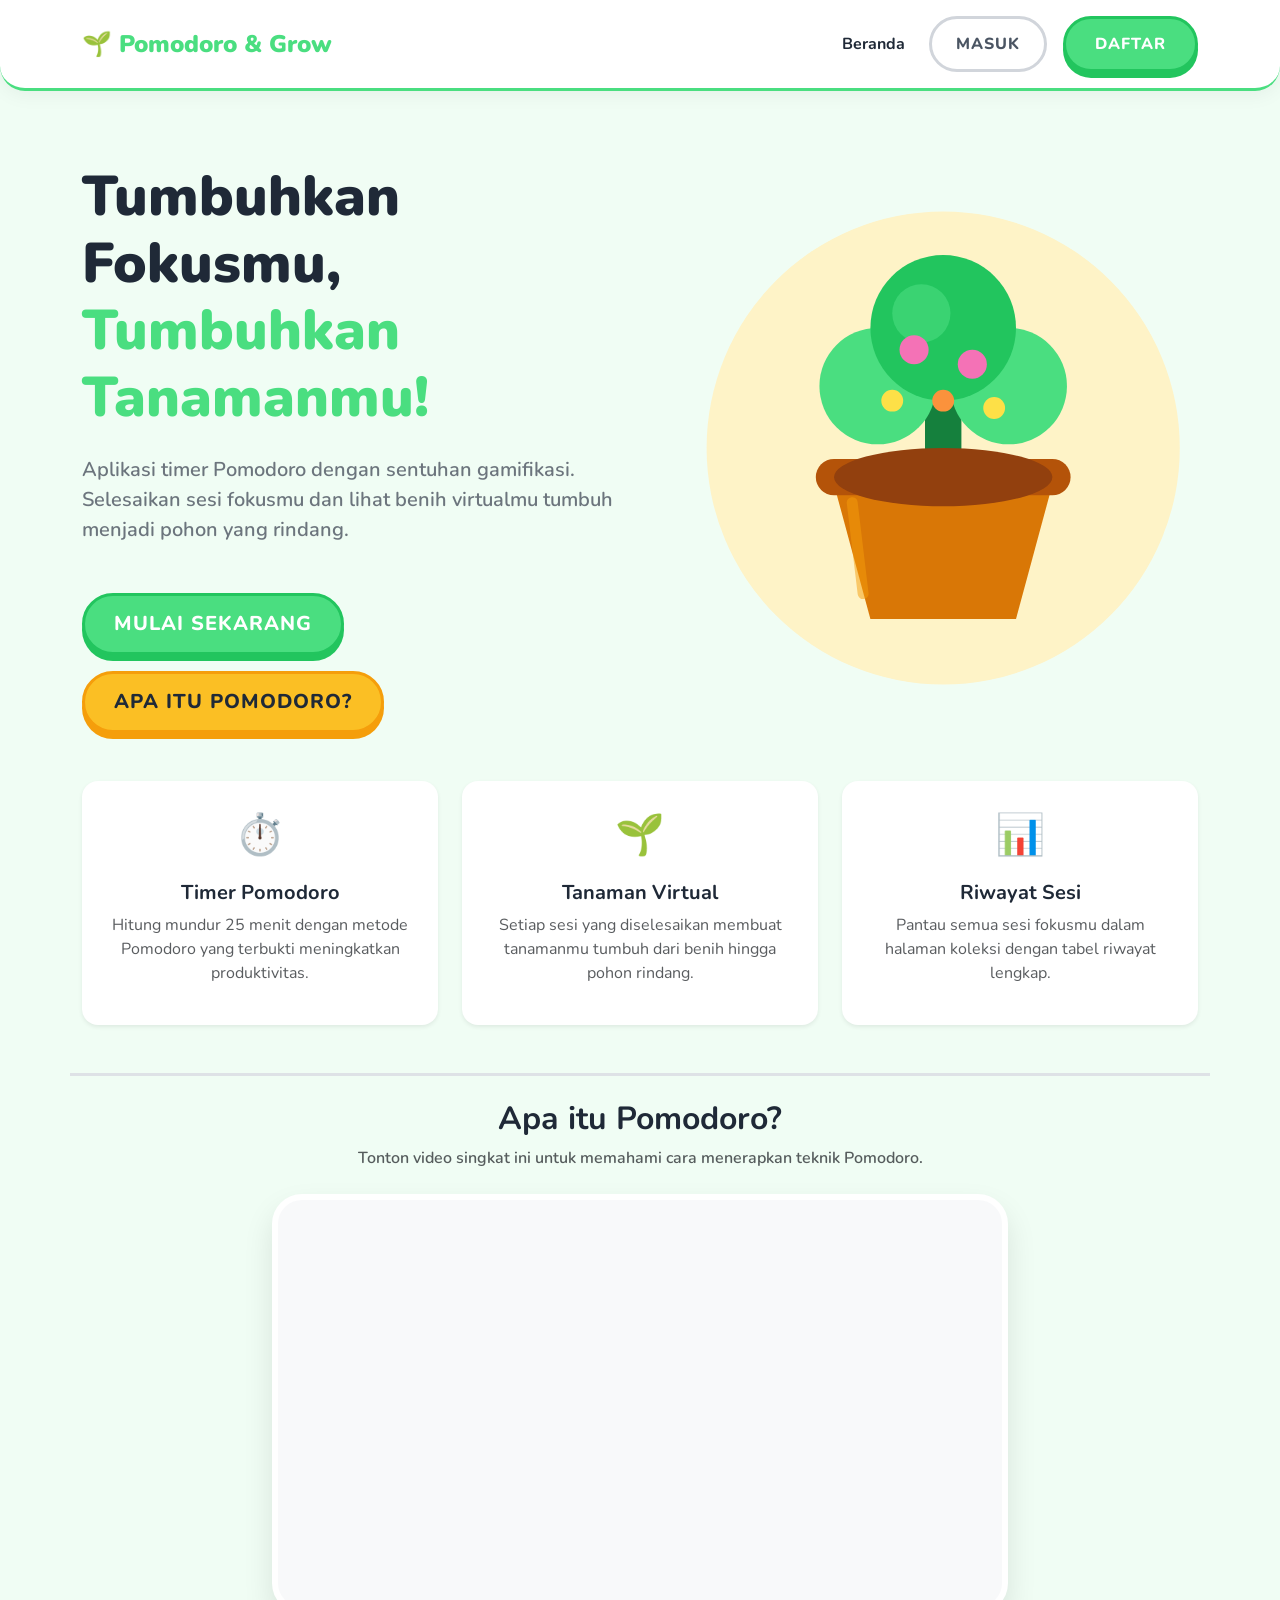
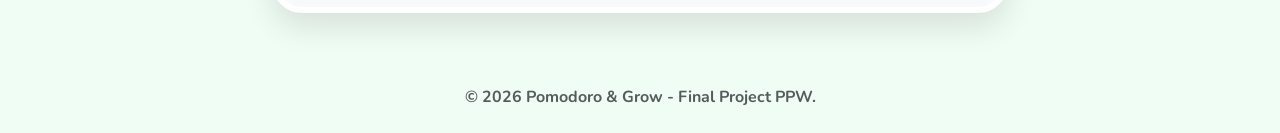
<file: index.html>
<!DOCTYPE html>
<html lang="id">
<head>
    <meta charset="UTF-8">
    <meta name="viewport" content="width=device-width, initial-scale=1.0">
    <title>Pomodoro & Grow - Beranda</title>
    <!-- Framework Bootstrap 5 -->
    <link href="https://cdn.jsdelivr.net/npm/bootstrap@5.3.0/dist/css/bootstrap.min.css" rel="stylesheet">
    <!-- Google Fonts: Nunito -->
    <link href="https://fonts.googleapis.com/css2?family=Nunito:wght@400;600;800;900&display=swap" rel="stylesheet">
    <!-- CSS Kustom Bersama -->
    <link href="styles.css" rel="stylesheet">
</head>
<body>

    <!-- ================= NAVBAR ================= -->
    <nav class="navbar navbar-expand-lg navbar-light navbar-playful mb-4">
        <div class="container">
            <a class="navbar-brand" href="index.html">🌱 Pomodoro & Grow</a>
            <button class="navbar-toggler border-0" type="button" data-bs-toggle="collapse" data-bs-target="#navbarNav" aria-controls="navbarNav" aria-expanded="false" aria-label="Toggle navigation">
                <span class="navbar-toggler-icon"></span>
            </button>
            <div class="collapse navbar-collapse justify-content-end" id="navbarNav">
                <ul class="navbar-nav align-items-center gap-3">
                    <li class="nav-item">
                        <a class="nav-link fw-bold" href="index.html">Beranda</a>
                    </li>
                    <!-- Tampil hanya jika sudah login -->
                    <li class="nav-item auth-required d-none">
                        <a class="nav-link fw-bold" href="timer.html">Mulai Fokus</a>
                    </li>
                    <li class="nav-item auth-required d-none">
                        <a class="nav-link fw-bold" href="koleksi.html">Koleksi Saya</a>
                    </li>
                    <!-- Tampil jika belum login -->
                    <li class="nav-item no-auth">
                        <a href="login.html" class="btn btn-outline-play px-4">Masuk</a>
                    </li>
                    <li class="nav-item no-auth">
                        <a href="register.html" class="btn btn-primary-play">Daftar</a>
                    </li>
                    <!-- Tombol Logout -->
                    <li class="nav-item auth-required d-none">
                        <button class="btn btn-outline-danger rounded-pill fw-bold" onclick="logout()">Keluar</button>
                    </li>
                </ul>
            </div>
        </div>
    </nav>

    <!-- Toast Notifikasi -->
    <div id="toast-container">
        <div id="app-toast" class="playful-toast">Pesan di sini</div>
    </div>

    <!-- ================= KONTEN UTAMA ================= -->
    <main class="container flex-grow-1 d-flex flex-column">

        <!-- Hero Section -->
        <div class="row align-items-center mt-5 mb-5">
            <div class="col-lg-6 mb-5 mb-lg-0 text-center text-lg-start">
                <h1 class="display-4 text-hero mb-4">
                    Tumbuhkan Fokusmu,<br>
                    <span class="text-pastel-green">Tumbuhkan Tanamanmu!</span>
                </h1>
                <p class="lead fw-semibold text-secondary mb-5">
                    Aplikasi timer Pomodoro dengan sentuhan gamifikasi. Selesaikan sesi fokusmu dan lihat benih virtualmu tumbuh menjadi pohon yang rindang.
                </p>
                <div class="d-flex gap-3 justify-content-center justify-content-lg-start flex-wrap">
                    <a href="register.html" class="btn btn-primary-play btn-lg">Mulai Sekarang</a>
                    <button class="btn btn-secondary-play btn-lg" onclick="scrollToVideo()">Apa itu Pomodoro?</button>
                </div>
            </div>
            <div class="col-lg-6 text-center">


                    
                <!-- Ilustrasi Hero -->
                <svg viewBox="-30 -30 150 150" xmlns="http://www.w3.org/2000/svg">
                    <circle cx="50" cy="45" r="65" fill="#FEF3C7" />
                    <rect x="45" y="22" width="10" height="34" rx="4" fill="#15803D"/>
                    <circle cx="32" cy="28" r="16" fill="#4ADE80"/>
                    <circle cx="68" cy="28" r="16" fill="#4ADE80"/>
                    <circle cx="50" cy="12" r="20" fill="#22C55E"/>
                    <circle cx="44" cy="8"  r="8"  fill="#4ADE80" opacity="0.6"/>
                    <circle cx="42" cy="18" r="4" fill="#F472B6"/>
                    <circle cx="58" cy="22" r="4" fill="#F472B6"/>
                    <circle cx="50" cy="32" r="3" fill="#FB923C"/>
                    <circle cx="36" cy="32" r="3" fill="#FDE047"/>
                    <circle cx="64" cy="34" r="3" fill="#FDE047"/>
                    <path d="M20 55 L80 55 L70 92 L30 92 Z" fill="#D97706"/>
                    <rect x="15" y="48" width="70" height="10" rx="5" fill="#B45309"/>
                    <ellipse cx="50" cy="53" rx="30" ry="8" fill="#92400E"/>
                    <path d="M25 60 L28 85" stroke="#F59E0B" stroke-width="3" stroke-linecap="round" opacity="0.5"/>
                </svg>

                
            </div>
        </div>

        <!-- Bagian Fitur Singkat -->
        <div class="row text-center mb-5 g-4">
            <div class="col-md-4">
                <div class="p-4 bg-white rounded-4 shadow-sm h-100">
                    <div class="fs-1 mb-3">⏱️</div>
                    <h5 class="fw-bold">Timer Pomodoro</h5>
                    <p class="text-muted">Hitung mundur 25 menit dengan metode Pomodoro yang terbukti meningkatkan produktivitas.</p>
                </div>
            </div>
            <div class="col-md-4">
                <div class="p-4 bg-white rounded-4 shadow-sm h-100">
                    <div class="fs-1 mb-3">🌱</div>
                    <h5 class="fw-bold">Tanaman Virtual</h5>
                    <p class="text-muted">Setiap sesi yang diselesaikan membuat tanamanmu tumbuh dari benih hingga pohon rindang.</p>
                </div>
            </div>
            <div class="col-md-4">
                <div class="p-4 bg-white rounded-4 shadow-sm h-100">
                    <div class="fs-1 mb-3">📊</div>
                    <h5 class="fw-bold">Riwayat Sesi</h5>
                    <p class="text-muted">Pantau semua sesi fokusmu dalam halaman koleksi dengan tabel riwayat lengkap.</p>
                </div>
            </div>
        </div>

        <!-- Bagian Video -->
        <div id="video-section" class="row justify-content-center pt-4 pb-5 border-top border-3">
            <div class="col-lg-8 text-center">
                <h2 class="fw-bold mb-2">Apa itu Pomodoro?</h2>
                <p class="text-muted fw-semibold mb-4">Tonton video singkat ini untuk memahami cara menerapkan teknik Pomodoro.</p>
                <div class="video-container bg-light ratio ratio-16x9">
                    <iframe src="https://www.youtube.com/embed/3FjIuPMQzxo?si=iLvQtgRzp_1RdMsU"
                        title="YouTube video player"
                        allow="accelerometer; autoplay; clipboard-write; encrypted-media; gyroscope; picture-in-picture"
                        allowfullscreen>
                    </iframe>
                </div>
            </div>
        </div>

    </main>

    <!-- Footer -->
    <footer class="mt-auto py-4 text-center">
        <p class="fw-bold text-muted mb-0">© 2026 Pomodoro & Grow - Final Project PPW.</p>
    </footer>

    <!-- Bootstrap JS -->
    <script src="https://cdn.jsdelivr.net/npm/bootstrap@5.3.0/dist/js/bootstrap.bundle.min.js"></script>

    <script>
        /* =========================================
            CEK STATUS LOGIN UNTUK NAVBAR
           (Menyesuaikan tampilan menu sesuai sesi)
           ========================================= */
        function updateNavbar() {
            const activeUser = JSON.parse(localStorage.getItem('activeUser'));
            if (activeUser) {
                document.querySelectorAll('.no-auth').forEach(el => el.classList.add('d-none'));
                document.querySelectorAll('.auth-required').forEach(el => el.classList.remove('d-none'));
            } else {
                document.querySelectorAll('.no-auth').forEach(el => el.classList.remove('d-none'));
                document.querySelectorAll('.auth-required').forEach(el => el.classList.add('d-none'));
            }
        }

        function logout() {
            localStorage.removeItem('activeUser');
            showToast('Berhasil keluar.');
            updateNavbar();
        }

        function showToast(message, color = 'var(--primary-playful)') {
            const toast = document.getElementById('app-toast');
            toast.textContent = message;
            toast.style.borderLeftColor = color;
            toast.style.display = 'block';
            setTimeout(() => { toast.style.display = 'none'; }, 3000);
        }

        function scrollToVideo() {
            document.getElementById('video-section').scrollIntoView({ behavior: 'smooth' });
        }

        // Jalankan saat halaman dimuat
        window.onload = () => {
            updateNavbar();
        };
    </script>
</body>
</html>
</file>
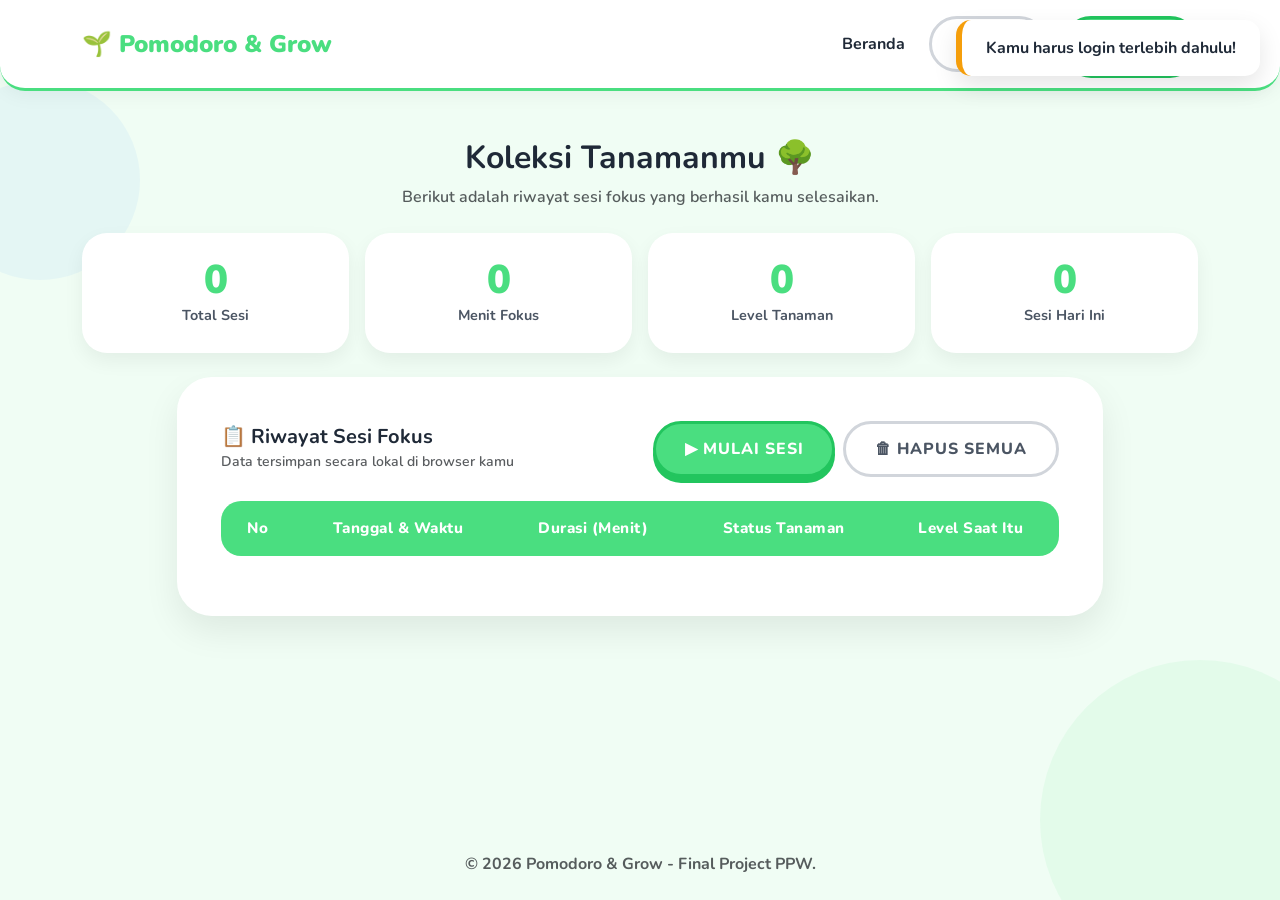
<file: koleksi.html>
<!DOCTYPE html>
<html lang="id">
<head>
    <meta charset="UTF-8">
    <meta name="viewport" content="width=device-width, initial-scale=1.0">
    <title>Koleksi Saya - Pomodoro & Grow</title>
    <!-- Framework Bootstrap 5 -->
    <link href="https://cdn.jsdelivr.net/npm/bootstrap@5.3.0/dist/css/bootstrap.min.css" rel="stylesheet">
    <!-- Google Fonts: Nunito -->
    <link href="https://fonts.googleapis.com/css2?family=Nunito:wght@400;600;800;900&display=swap" rel="stylesheet">
    <!-- CSS Kustom Bersama -->
    <link href="styles.css" rel="stylesheet">

    <style>
        /* CSS khusus halaman koleksi: posisi & warna dekorasi background */
        .bg-decor-1 {
            width: 320px; height: 320px;
            background: var(--primary-playful);
            opacity: 0.08;
            bottom: -80px; right: -80px;
        }
        .bg-decor-2 {
            width: 200px; height: 200px;
            background: var(--accent-playful);
            opacity: 0.08;
            top: 80px; left: -60px;
        }
    </style>
</head>
<body>

    <!-- Dekorasi Background -->
    <div class="bg-decor bg-decor-1"></div>
    <div class="bg-decor bg-decor-2"></div>

    <!-- ================= NAVBAR ================= -->
    <nav class="navbar navbar-expand-lg navbar-light navbar-playful mb-4">
        <div class="container">
            <a class="navbar-brand" href="index.html">🌱 Pomodoro & Grow</a>
            <button class="navbar-toggler border-0" type="button" data-bs-toggle="collapse" data-bs-target="#navbarNav" aria-controls="navbarNav" aria-expanded="false" aria-label="Toggle navigation">
                <span class="navbar-toggler-icon"></span>
            </button>
            <div class="collapse navbar-collapse justify-content-end" id="navbarNav">
                <ul class="navbar-nav align-items-center gap-3">
                    <li class="nav-item">
                        <a class="nav-link fw-bold" href="index.html">Beranda</a>
                    </li>
                    <li class="nav-item auth-required d-none">
                        <a class="nav-link fw-bold" href="timer.html">Mulai Fokus</a>
                    </li>
                    <li class="nav-item auth-required d-none">
                        <a class="nav-link fw-bold" href="koleksi.html">Koleksi Saya</a>
                    </li>
                    <li class="nav-item no-auth">
                        <a href="login.html" class="btn btn-outline-play px-4">Masuk</a>
                    </li>
                    <li class="nav-item no-auth">
                        <a href="register.html" class="btn btn-primary-play">Daftar</a>
                    </li>
                    <li class="nav-item auth-required d-none">
                        <button class="btn btn-outline-danger rounded-pill fw-bold" onclick="logout()">Keluar</button>
                    </li>
                </ul>
            </div>
        </div>
    </nav>

    <!-- Toast Notifikasi -->
    <div id="toast-container">
        <div id="app-toast" class="playful-toast">Pesan di sini</div>
    </div>

    <!-- ================= KONTEN UTAMA ================= -->
    <main class="container flex-grow-1 py-4" style="position: relative; z-index: 1;">

        <div class="text-center mb-4">
            <h2 class="fw-bold">Koleksi Tanamanmu 🌳</h2>
            <p class="text-muted fw-semibold">Berikut adalah riwayat sesi fokus yang berhasil kamu selesaikan.</p>
        </div>

        <!-- Kartu Statistik Ringkasan -->
        <div class="row g-3 mb-4">
            <div class="col-6 col-md-3">
                <div class="stat-card">
                    <div class="stat-number" id="stat-total">0</div>
                    <div class="stat-label">Total Sesi</div>
                </div>
            </div>
            <div class="col-6 col-md-3">
                <div class="stat-card">
                    <div class="stat-number" id="stat-minutes">0</div>
                    <div class="stat-label">Menit Fokus</div>
                </div>
            </div>
            <div class="col-6 col-md-3">
                <div class="stat-card">
                    <div class="stat-number" id="stat-level">0</div>
                    <div class="stat-label">Level Tanaman</div>
                </div>
            </div>
            <div class="col-6 col-md-3">
                <div class="stat-card">
                    <div class="stat-number" id="stat-today">0</div>
                    <div class="stat-label">Sesi Hari Ini</div>
                </div>
            </div>
        </div>

        <!-- Tabel Riwayat Sesi -->
        <div class="row justify-content-center">
            <div class="col-lg-10">
                <div class="playful-card">
                    <div class="d-flex justify-content-between align-items-center mb-4 flex-wrap gap-3">
                        <div>
                            <h5 class="fw-bold mb-0">📋 Riwayat Sesi Fokus</h5>
                            <small class="text-muted fw-semibold">Data tersimpan secara lokal di browser kamu</small>
                        </div>
                        <div class="d-flex gap-2">
                            <a href="timer.html" class="btn btn-primary-play">▶ Mulai Sesi</a>
                            <button class="btn btn-outline-play" onclick="confirmClearHistory()">🗑 Hapus Semua</button>
                        </div>
                    </div>

                    <!-- Elemen Wajib HTML: Table (Riwayat waktu, durasi, status) -->
                    <div class="table-responsive">
                        <table class="table table-hover table-playful text-center">
                            <thead>
                                <tr>
                                    <th scope="col">No</th>
                                    <th scope="col">Tanggal &amp; Waktu</th>
                                    <th scope="col">Durasi (Menit)</th>
                                    <th scope="col">Status Tanaman</th>
                                    <th scope="col">Level Saat Itu</th>
                                </tr>
                            </thead>
                            <tbody id="history-table-body">
                                <!-- Di-generate via JavaScript -->
                            </tbody>
                        </table>
                    </div>
                </div>
            </div>
        </div>

    </main>

    <!-- Footer -->
    <footer class="mt-auto py-4 text-center" style="position: relative; z-index: 1;">
        <p class="fw-bold text-muted mb-0">© 2026 Pomodoro & Grow - Final Project PPW.</p>
    </footer>

    <!-- Bootstrap JS -->
    <script src="https://cdn.jsdelivr.net/npm/bootstrap@5.3.0/dist/js/bootstrap.bundle.min.js"></script>

    <script>
        /* =========================================
           BLOK 2: PROTEKSI HALAMAN & SESI
           ========================================= */
        function checkAuth() {
            const activeUser = JSON.parse(localStorage.getItem('activeUser'));
            if (!activeUser) {
                showToast('Kamu harus login terlebih dahulu!', '#F59E0B');
                setTimeout(() => { window.location.href = 'login.html'; }, 1500);
                return null;
            }
            return activeUser;
        }

        function updateNavbar() {
            const activeUser = JSON.parse(localStorage.getItem('activeUser'));
            if (activeUser) {
                document.querySelectorAll('.no-auth').forEach(el => el.classList.add('d-none'));
                document.querySelectorAll('.auth-required').forEach(el => el.classList.remove('d-none'));
            } else {
                document.querySelectorAll('.no-auth').forEach(el => el.classList.remove('d-none'));
                document.querySelectorAll('.auth-required').forEach(el => el.classList.add('d-none'));
            }
        }

        function logout() {
            localStorage.removeItem('activeUser');
            showToast('Berhasil keluar.');
            setTimeout(() => { window.location.href = 'index.html'; }, 1500);
        }

        function showToast(message, color = 'var(--primary-playful)') {
            const toast = document.getElementById('app-toast');
            toast.textContent = message;
            toast.style.borderLeftColor = color;
            toast.style.display = 'block';
            setTimeout(() => { toast.style.display = 'none'; }, 3500);
        }

        /* =========================================
           RENDER TABEL RIWAYAT SESI
           ========================================= */
        function renderHistoryTable() {
            const activeUser  = JSON.parse(localStorage.getItem('activeUser'));
            const historyBody = document.getElementById('history-table-body');
            if (!activeUser) return;

            let history = JSON.parse(localStorage.getItem(`history_${activeUser.email}`)) || [];

            if (history.length === 0) {
                historyBody.innerHTML = `
                    <tr><td colspan="5">
                        <div class="empty-state">
                            <div class="fs-1 mb-3">🪴</div>
                            <p class="fw-bold text-muted fs-5 mb-2">Belum ada tanaman yang ditanam.</p>
                            <p class="text-muted">Selesaikan sesi fokus pertamamu untuk mulai mengisi koleksi!</p>
                            <a href="timer.html" class="btn btn-primary-play mt-2">Mulai Sesi Pertama</a>
                        </div>
                    </td></tr>`;
                return;
            }

            historyBody.innerHTML = '';
            const reversed = [...history].reverse();

            reversed.forEach((record, index) => {
                const sessionNumber = history.length - index;
                const levelLabel    = getLevelLabel(sessionNumber);
                const tr = document.createElement('tr');
                tr.classList.add('fade-in-row');
                tr.style.animationDelay = `${index * 0.05}s`;
                tr.innerHTML = `
                    <td class="fw-bold text-muted">${index + 1}</td>
                    <td>${record.date}</td>
                    <td><span class="badge bg-light text-dark border fw-bold px-3 py-2">⏱ ${record.duration} Menit</span></td>
                    <td><span class="badge-berhasil">${record.status} 🌱</span></td>
                    <td><span class="fw-bold text-pastel-green">${levelLabel}</span></td>
                `;
                historyBody.appendChild(tr);
            });
        }


        function getLevelLabel(sessionCount) {
            if (sessionCount === 0)                      return 'Level 0 🪴';
            if (sessionCount === 1)                      return 'Level 1 🌰';
            if (sessionCount === 2)                      return 'Level 2 🍀';
            if (sessionCount === 3)                      return 'Level 3 🌿';
            if (sessionCount >= 4 && sessionCount <= 5)  return 'Level 4 🌳';
            return 'Level 5 🌲';
        }



        /* =========================================
           UPDATE KARTU STATISTIK
           ========================================= */
        function updateStats() {
            const activeUser = JSON.parse(localStorage.getItem('activeUser'));
            if (!activeUser) return;

            const history    = JSON.parse(localStorage.getItem(`history_${activeUser.email}`)) || [];
            const today      = new Date().toLocaleDateString('id-ID');
            const todayCount = history.filter(r => r.date.startsWith(today)).length;

            const sessions = activeUser.completedSessions;
            let level = 0;
            if (sessions === 1)                      level = 1;
            else if (sessions === 2)                 level = 2;
            else if (sessions === 3)                 level = 3;
            else if (sessions === 4)                 level = 4;
            else if (sessions >= 5)                 level = 5;


            document.getElementById('stat-total').textContent   = history.length;
            document.getElementById('stat-minutes').textContent = history.length * 25;
            document.getElementById('stat-level').textContent   = level;
            document.getElementById('stat-today').textContent   = todayCount;
        }

        /* =========================================
           HAPUS SEMUA RIWAYAT
           ========================================= */
        function confirmClearHistory() {
            const activeUser = JSON.parse(localStorage.getItem('activeUser'));
            if (!activeUser) return;

            const history = JSON.parse(localStorage.getItem(`history_${activeUser.email}`)) || [];
            if (history.length === 0) {
                showToast('Tidak ada riwayat untuk dihapus.', '#F59E0B');
                return;
            }

            if (confirm('Yakin ingin menghapus semua riwayat sesi? Tindakan ini tidak bisa dibatalkan.')) {
                localStorage.removeItem(`history_${activeUser.email}`);
                activeUser.completedSessions = 0;
                localStorage.setItem('activeUser', JSON.stringify(activeUser));

                let users = JSON.parse(localStorage.getItem('pomodoroUsers')) || [];
                const idx = users.findIndex(u => u.email === activeUser.email);
                if (idx !== -1) {
                    users[idx].completedSessions = 0;
                    localStorage.setItem('pomodoroUsers', JSON.stringify(users));
                }

                showToast('Semua riwayat berhasil dihapus.');
                renderHistoryTable();
                updateStats();
            }
        }

        /* =========================================
           INISIALISASI HALAMAN
           ========================================= */
        window.onload = () => {
            const activeUser = checkAuth();
            if (!activeUser) return;
            updateNavbar();
            renderHistoryTable();
            updateStats();
        };
    </script>
</body>
</html>
</file>
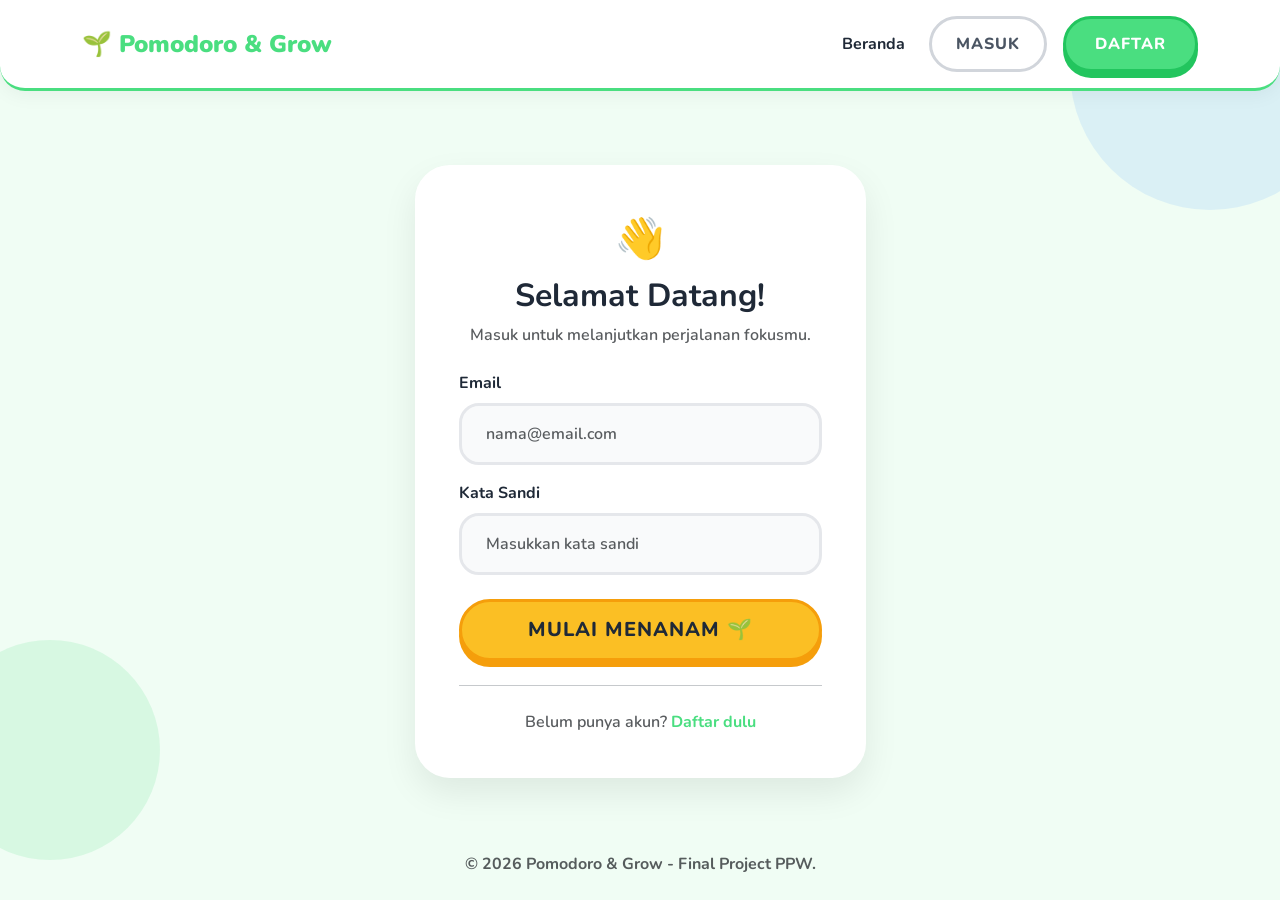
<file: login.html>
<!DOCTYPE html>
<html lang="id">
<head>
    <meta charset="UTF-8">
    <meta name="viewport" content="width=device-width, initial-scale=1.0">
    <title>Masuk - Pomodoro & Grow</title>
    <!-- Framework Bootstrap 5 -->
    <link href="https://cdn.jsdelivr.net/npm/bootstrap@5.3.0/dist/css/bootstrap.min.css" rel="stylesheet">
    <!-- Google Fonts: Nunito -->
    <link href="https://fonts.googleapis.com/css2?family=Nunito:wght@400;600;800;900&display=swap" rel="stylesheet">
    <!-- CSS Kustom Bersama -->
    <link href="styles.css" rel="stylesheet">

    <style>
        /* CSS khusus halaman login: posisi & warna dekorasi background */
        .bg-decor-1 {
            width: 280px; height: 280px;
            background: var(--accent-playful);
            opacity: 0.15;
            top: -70px; right: -70px;
        }
        .bg-decor-2 {
            width: 220px; height: 220px;
            background: var(--primary-playful);
            opacity: 0.15;
            bottom: 40px; left: -60px;
        }
    </style>
</head>
<body>

    <!-- Dekorasi Background -->
    <div class="bg-decor bg-decor-1"></div>
    <div class="bg-decor bg-decor-2"></div>

    <!-- ================= NAVBAR ================= -->
    <nav class="navbar navbar-expand-lg navbar-light navbar-playful mb-4">
        <div class="container">
            <a class="navbar-brand" href="index.html">🌱 Pomodoro & Grow</a>
            <button class="navbar-toggler border-0" type="button" data-bs-toggle="collapse" data-bs-target="#navbarNav" aria-controls="navbarNav" aria-expanded="false" aria-label="Toggle navigation">
                <span class="navbar-toggler-icon"></span>
            </button>
            <div class="collapse navbar-collapse justify-content-end" id="navbarNav">
                <ul class="navbar-nav align-items-center gap-3">
                    <li class="nav-item">
                        <a class="nav-link fw-bold" href="index.html">Beranda</a>
                    </li>
                    <li class="nav-item auth-required d-none">
                        <a class="nav-link fw-bold" href="timer.html">Mulai Fokus</a>
                    </li>
                    <li class="nav-item auth-required d-none">
                        <a class="nav-link fw-bold" href="koleksi.html">Koleksi Saya</a>
                    </li>
                    <li class="nav-item no-auth">
                        <a href="login.html" class="btn btn-outline-play px-4">Masuk</a>
                    </li>
                    <li class="nav-item no-auth">
                        <a href="register.html" class="btn btn-primary-play">Daftar</a>
                    </li>
                    <li class="nav-item auth-required d-none">
                        <button class="btn btn-outline-danger rounded-pill fw-bold" onclick="logout()">Keluar</button>
                    </li>
                </ul>
            </div>
        </div>
    </nav>

    <!-- Toast Notifikasi -->
    <div id="toast-container">
        <div id="app-toast" class="playful-toast">Pesan di sini</div>
    </div>

    <!-- ================= KONTEN UTAMA ================= -->
    <main class="container flex-grow-1 d-flex flex-column justify-content-center py-4" style="position: relative; z-index: 1;">
        <div class="row justify-content-center">
            <div class="col-md-6 col-lg-5">
                <div class="playful-card">
                    <div class="text-center mb-4">
                        <div class="fs-1 mb-2">👋</div>
                        <h2 class="fw-bold">Selamat Datang!</h2>
                        <p class="text-muted fw-semibold">Masuk untuk melanjutkan perjalanan fokusmu.</p>
                    </div>

                    <!-- Form Login (Elemen Form Wajib) -->
                    <form id="loginForm" onsubmit="handleLogin(event)" novalidate>
                        <div class="mb-3">
                            <label for="logEmail" class="form-label fw-bold">Email</label>
                            <input type="email" class="form-control form-control-play" id="logEmail" required placeholder="nama@email.com" autocomplete="email">
                        </div>
                        <div class="mb-4">
                            <label for="logPassword" class="form-label fw-bold">Kata Sandi</label>
                            <input type="password" class="form-control form-control-play" id="logPassword" required placeholder="Masukkan kata sandi" autocomplete="current-password">
                        </div>
                        <button type="submit" class="btn btn-secondary-play w-100 fs-5">Mulai Menanam 🌱</button>
                    </form>

                    <hr class="my-4">

                    <p class="text-center fw-semibold text-muted mb-0">
                        Belum punya akun?
                        <a href="register.html" class="text-pastel-green text-decoration-none fw-bold">Daftar dulu</a>
                    </p>
                </div>
            </div>
        </div>
    </main>

    <!-- Footer -->
    <footer class="mt-auto py-4 text-center" style="position: relative; z-index: 1;">
        <p class="fw-bold text-muted mb-0">© 2026 Pomodoro & Grow - Final Project PPW.</p>
    </footer>

    <!-- Bootstrap JS -->
    <script src="https://cdn.jsdelivr.net/npm/bootstrap@5.3.0/dist/js/bootstrap.bundle.min.js"></script>

    <script>
        /* =========================================
           BLOK 1: SISTEM LOGIN
           ========================================= */
        function handleLogin(e) {
            e.preventDefault();
            const email    = document.getElementById('logEmail').value.trim();
            const password = document.getElementById('logPassword').value;

            let users = JSON.parse(localStorage.getItem('pomodoroUsers')) || [];
            const user = users.find(u => u.email === email && u.password === password);

            if (user) {
                localStorage.setItem('activeUser', JSON.stringify(user));
                showToast(`Selamat datang kembali, ${user.name}! 🎉`);
                document.getElementById('loginForm').reset();
                updateNavbar();
                setTimeout(() => { window.location.href = 'timer.html'; }, 1500);
            } else {
                showToast('Email atau kata sandi salah!', '#EF4444');
            }
        }

        /* =========================================
           BLOK 2: CEK STATUS LOGIN UNTUK NAVBAR
           ========================================= */
        function updateNavbar() {
            const activeUser = JSON.parse(localStorage.getItem('activeUser'));
            if (activeUser) {
                document.querySelectorAll('.no-auth').forEach(el => el.classList.add('d-none'));
                document.querySelectorAll('.auth-required').forEach(el => el.classList.remove('d-none'));
            } else {
                document.querySelectorAll('.no-auth').forEach(el => el.classList.remove('d-none'));
                document.querySelectorAll('.auth-required').forEach(el => el.classList.add('d-none'));
            }
        }

        function logout() {
            localStorage.removeItem('activeUser');
            showToast('Berhasil keluar.');
            updateNavbar();
            setTimeout(() => { window.location.href = 'index.html'; }, 1500);
        }

        function showToast(message, color = 'var(--primary-playful)') {
            const toast = document.getElementById('app-toast');
            toast.textContent = message;
            toast.style.borderLeftColor = color;
            toast.style.display = 'block';
            setTimeout(() => { toast.style.display = 'none'; }, 3000);
        }

        window.onload = () => {
            updateNavbar();
            const activeUser = JSON.parse(localStorage.getItem('activeUser'));
            if (activeUser) { window.location.href = 'timer.html'; }
        };
    </script>
</body>
</html>
</file>
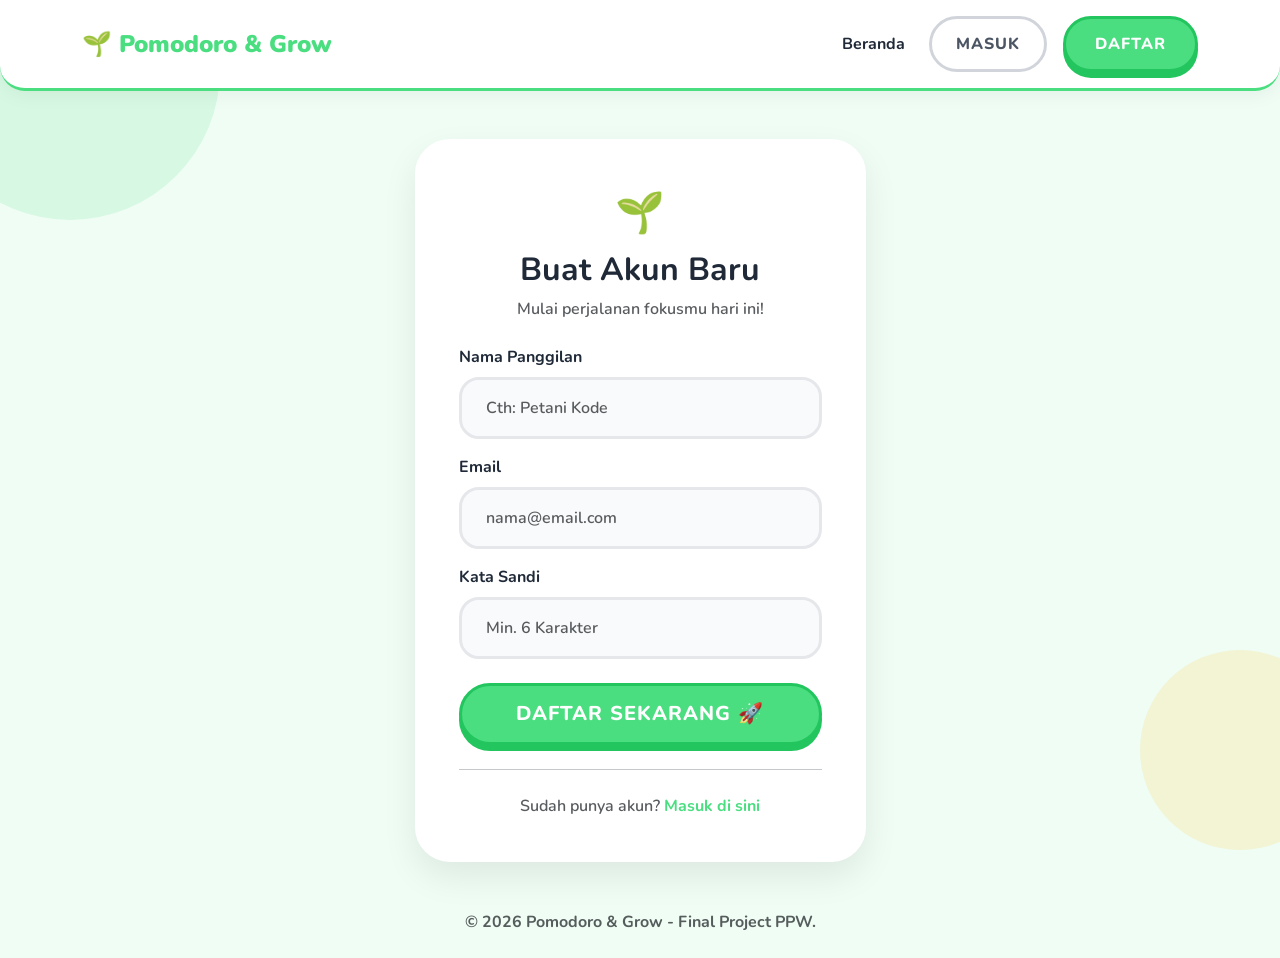
<file: register.html>
<!DOCTYPE html>
<html lang="id">
<head>
    <meta charset="UTF-8">
    <meta name="viewport" content="width=device-width, initial-scale=1.0">
    <title>Daftar - Pomodoro & Grow</title>
    <!-- Framework Bootstrap 5 -->
    <link href="https://cdn.jsdelivr.net/npm/bootstrap@5.3.0/dist/css/bootstrap.min.css" rel="stylesheet">
    <!-- Google Fonts: Nunito -->
    <link href="https://fonts.googleapis.com/css2?family=Nunito:wght@400;600;800;900&display=swap" rel="stylesheet">
    <!-- CSS Kustom Bersama -->
    <link href="styles.css" rel="stylesheet">

    <style>
        /* CSS khusus halaman register: posisi & warna dekorasi background */
        .bg-decor-1 {
            width: 300px; height: 300px;
            background: var(--primary-playful);
            opacity: 0.15;
            top: -80px; left: -80px;
        }
        .bg-decor-2 {
            width: 200px; height: 200px;
            background: var(--secondary-playful);
            opacity: 0.15;
            bottom: 50px; right: -60px;
        }
    </style>
</head>
<body>

    <!-- Dekorasi Background -->
    <div class="bg-decor bg-decor-1"></div>
    <div class="bg-decor bg-decor-2"></div>

    <!-- ================= NAVBAR ================= -->
    <nav class="navbar navbar-expand-lg navbar-light navbar-playful mb-4">
        <div class="container">
            <a class="navbar-brand" href="index.html">🌱 Pomodoro & Grow</a>
            <button class="navbar-toggler border-0" type="button" data-bs-toggle="collapse" data-bs-target="#navbarNav" aria-controls="navbarNav" aria-expanded="false" aria-label="Toggle navigation">
                <span class="navbar-toggler-icon"></span>
            </button>
            <div class="collapse navbar-collapse justify-content-end" id="navbarNav">
                <ul class="navbar-nav align-items-center gap-3">
                    <li class="nav-item">
                        <a class="nav-link fw-bold" href="index.html">Beranda</a>
                    </li>
                    <li class="nav-item auth-required d-none">
                        <a class="nav-link fw-bold" href="timer.html">Mulai Fokus</a>
                    </li>
                    <li class="nav-item auth-required d-none">
                        <a class="nav-link fw-bold" href="koleksi.html">Koleksi Saya</a>
                    </li>
                    <li class="nav-item no-auth">
                        <a href="login.html" class="btn btn-outline-play px-4">Masuk</a>
                    </li>
                    <li class="nav-item no-auth">
                        <a href="register.html" class="btn btn-primary-play">Daftar</a>
                    </li>
                    <li class="nav-item auth-required d-none">
                        <button class="btn btn-outline-danger rounded-pill fw-bold" onclick="logout()">Keluar</button>
                    </li>
                </ul>
            </div>
        </div>
    </nav>

    <!-- Toast Notifikasi -->
    <div id="toast-container">
        <div id="app-toast" class="playful-toast">Pesan di sini</div>
    </div>

    <!-- ================= KONTEN UTAMA ================= -->
    <main class="container flex-grow-1 d-flex flex-column justify-content-center py-4" style="position: relative; z-index: 1;">
        <div class="row justify-content-center">
            <div class="col-md-6 col-lg-5">
                <div class="playful-card">
                    <div class="text-center mb-4">
                        <div class="fs-1 mb-2">🌱</div>
                        <h2 class="fw-bold">Buat Akun Baru</h2>
                        <p class="text-muted fw-semibold">Mulai perjalanan fokusmu hari ini!</p>
                    </div>

                    <!-- Form Pendaftaran (Elemen Form Wajib) -->
                    <form id="registerForm" onsubmit="handleRegister(event)" novalidate>
                        <div class="mb-3">
                            <label for="regName" class="form-label fw-bold">Nama Panggilan</label>
                            <input type="text" class="form-control form-control-play" id="regName" required placeholder="Cth: Petani Kode" autocomplete="name">
                        </div>
                        <div class="mb-3">
                            <label for="regEmail" class="form-label fw-bold">Email</label>
                            <input type="email" class="form-control form-control-play" id="regEmail" required placeholder="nama@email.com" autocomplete="email">
                        </div>
                        <div class="mb-4">
                            <label for="regPassword" class="form-label fw-bold">Kata Sandi</label>
                            <input type="password" class="form-control form-control-play" id="regPassword" required placeholder="Min. 6 Karakter" minlength="6" autocomplete="new-password">
                        </div>
                        <button type="submit" class="btn btn-primary-play w-100 fs-5">Daftar Sekarang 🚀</button>
                    </form>

                    <hr class="my-4">

                    <p class="text-center fw-semibold text-muted mb-0">
                        Sudah punya akun?
                        <a href="login.html" class="text-pastel-green text-decoration-none fw-bold">Masuk di sini</a>
                    </p>
                </div>
            </div>
        </div>
    </main>

    <!-- Footer -->
    <footer class="mt-auto py-4 text-center" style="position: relative; z-index: 1;">
        <p class="fw-bold text-muted mb-0">© 2026 Pomodoro & Grow - Final Project PPW.</p>
    </footer>

    <!-- Bootstrap JS -->
    <script src="https://cdn.jsdelivr.net/npm/bootstrap@5.3.0/dist/js/bootstrap.bundle.min.js"></script>

    <script>
        /* =========================================
           BLOK 1: SISTEM REGISTRASI
           ========================================= */
        function handleRegister(e) {
            e.preventDefault();
            const name     = document.getElementById('regName').value.trim();
            const email    = document.getElementById('regEmail').value.trim();
            const password = document.getElementById('regPassword').value;

            if (password.length < 6) {
                showToast('Kata sandi minimal 6 karakter!', '#EF4444');
                return;
            }

            let users = JSON.parse(localStorage.getItem('pomodoroUsers')) || [];

            if (users.find(u => u.email === email)) {
                showToast('Email sudah terdaftar! Coba email lain.', '#EF4444');
                return;
            }

            users.push({ name, email, password, completedSessions: 0 });
            localStorage.setItem('pomodoroUsers', JSON.stringify(users));

            showToast('Pendaftaran berhasil! Silakan masuk. ✅');
            document.getElementById('registerForm').reset();
            setTimeout(() => { window.location.href = 'login.html'; }, 1500);
        }

        /* =========================================
           BLOK 2: CEK STATUS LOGIN UNTUK NAVBAR
           ========================================= */
        function updateNavbar() {
            const activeUser = JSON.parse(localStorage.getItem('activeUser'));
            if (activeUser) {
                document.querySelectorAll('.no-auth').forEach(el => el.classList.add('d-none'));
                document.querySelectorAll('.auth-required').forEach(el => el.classList.remove('d-none'));
            } else {
                document.querySelectorAll('.no-auth').forEach(el => el.classList.remove('d-none'));
                document.querySelectorAll('.auth-required').forEach(el => el.classList.add('d-none'));
            }
        }

        function logout() {
            localStorage.removeItem('activeUser');
            showToast('Berhasil keluar.');
            updateNavbar();
            setTimeout(() => { window.location.href = 'index.html'; }, 1500);
        }

        function showToast(message, color = 'var(--primary-playful)') {
            const toast = document.getElementById('app-toast');
            toast.textContent = message;
            toast.style.borderLeftColor = color;
            toast.style.display = 'block';
            setTimeout(() => { toast.style.display = 'none'; }, 3000);
        }

        window.onload = () => {
            updateNavbar();
            const activeUser = JSON.parse(localStorage.getItem('activeUser'));
            if (activeUser) { window.location.href = 'timer.html'; }
        };
    </script>
</body>
</html>
</file>
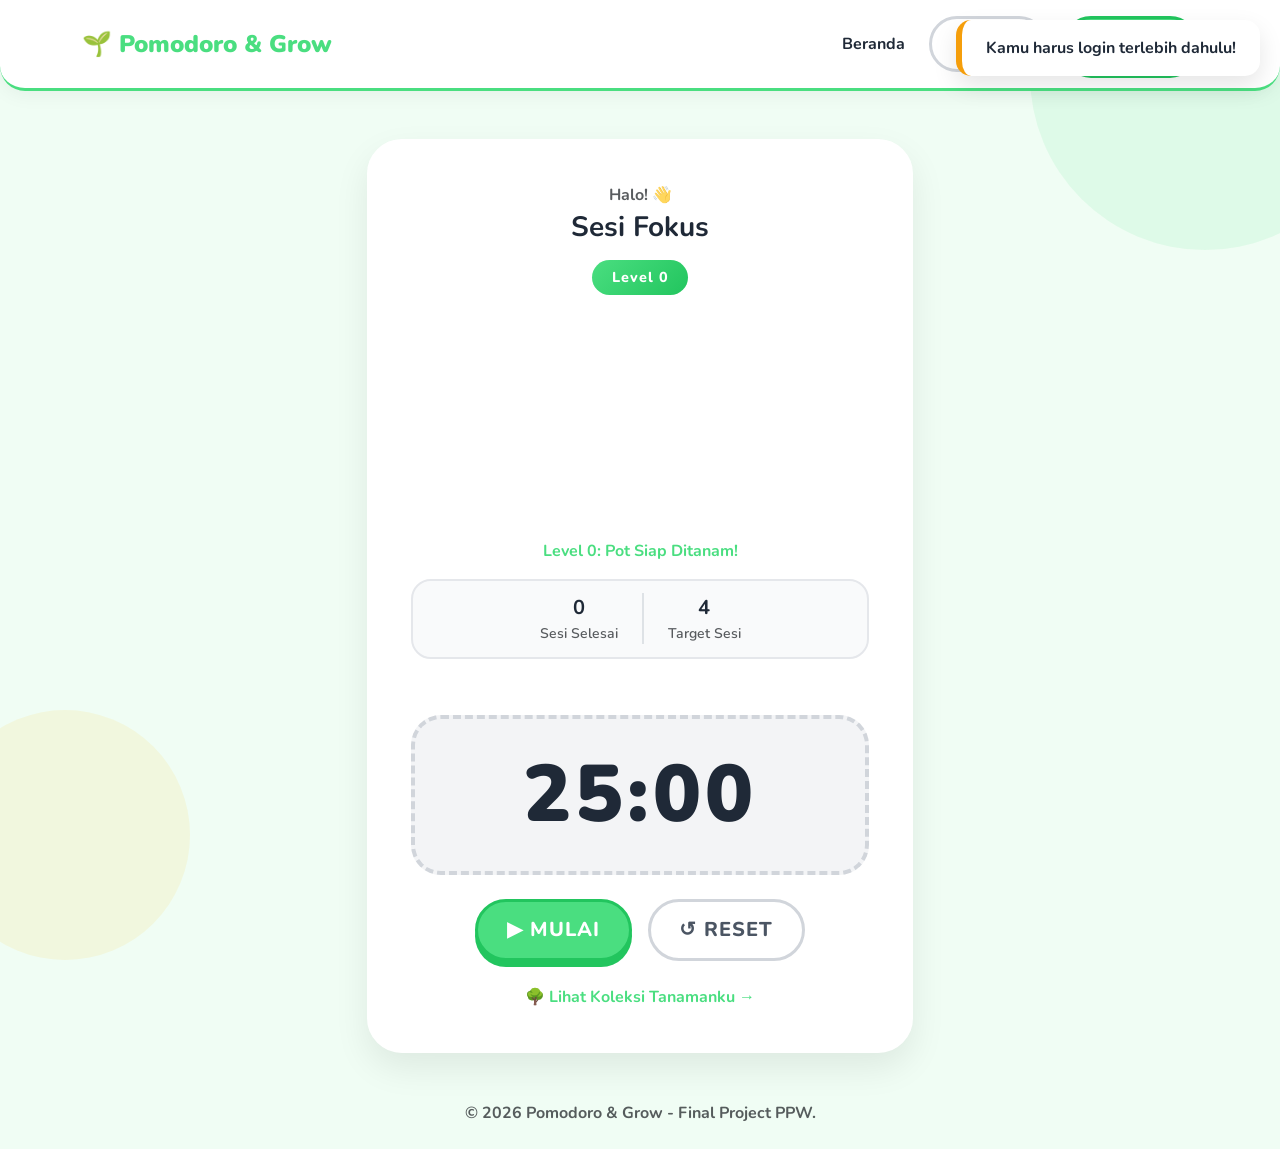
<file: timer.html>
<!DOCTYPE html>
<html lang="id">
<head>
    <meta charset="UTF-8">
    <meta name="viewport" content="width=device-width, initial-scale=1.0">
    <title>Timer Fokus - Pomodoro & Grow</title>
    <!-- Framework Bootstrap 5 -->
    <link href="https://cdn.jsdelivr.net/npm/bootstrap@5.3.0/dist/css/bootstrap.min.css" rel="stylesheet">
    <!-- Google Fonts: Nunito -->
    <link href="https://fonts.googleapis.com/css2?family=Nunito:wght@400;600;800;900&display=swap" rel="stylesheet">
    <!-- CSS Kustom Bersama -->
    <link href="styles.css" rel="stylesheet">

    <style>
        /* CSS khusus halaman timer: posisi & warna dekorasi background */
        .bg-decor-1 {
            width: 350px; height: 350px;
            background: var(--primary-playful);
            opacity: 0.1;
            top: -100px; right: -100px;
        }
        .bg-decor-2 {
            width: 250px; height: 250px;
            background: var(--secondary-playful);
            opacity: 0.1;
            bottom: -60px; left: -60px;
        }
    </style>
</head>
<body>

    <!-- Dekorasi Background -->
    <div class="bg-decor bg-decor-1"></div>
    <div class="bg-decor bg-decor-2"></div>

    <!-- ================= NAVBAR ================= -->
    <nav class="navbar navbar-expand-lg navbar-light navbar-playful mb-4">
        <div class="container">
            <a class="navbar-brand" href="index.html">🌱 Pomodoro & Grow</a>
            <button class="navbar-toggler border-0" type="button" data-bs-toggle="collapse" data-bs-target="#navbarNav" aria-controls="navbarNav" aria-expanded="false" aria-label="Toggle navigation">
                <span class="navbar-toggler-icon"></span>
            </button>
            <div class="collapse navbar-collapse justify-content-end" id="navbarNav">
                <ul class="navbar-nav align-items-center gap-3">
                    <li class="nav-item">
                        <a class="nav-link fw-bold" href="index.html">Beranda</a>
                    </li>
                    <li class="nav-item auth-required d-none">
                        <a class="nav-link fw-bold" href="timer.html">Mulai Fokus</a>
                    </li>
                    <li class="nav-item auth-required d-none">
                        <a class="nav-link fw-bold" href="koleksi.html">Koleksi Saya</a>
                    </li>
                    <li class="nav-item no-auth">
                        <a href="login.html" class="btn btn-outline-play px-4">Masuk</a>
                    </li>
                    <li class="nav-item no-auth">
                        <a href="register.html" class="btn btn-primary-play">Daftar</a>
                    </li>
                    <li class="nav-item auth-required d-none">
                        <button class="btn btn-outline-danger rounded-pill fw-bold" onclick="logout()">Keluar</button>
                    </li>
                </ul>
            </div>
        </div>
    </nav>

    <!-- Toast Notifikasi -->
    <div id="toast-container">
        <div id="app-toast" class="playful-toast">Pesan di sini</div>
    </div>

    <!-- ================= KONTEN UTAMA ================= -->
    <main class="container flex-grow-1 d-flex flex-column justify-content-center py-4 text-center" style="position: relative; z-index: 1;">
        <div class="row justify-content-center">
            <div class="col-md-8 col-lg-6">
                <div class="playful-card">

                    <p id="user-greeting" class="fw-bold text-muted mb-1">Halo! 👋</p>
                    <h3 class="fw-bold mb-3">Sesi Fokus</h3>

                    <div id="level-badge" class="level-badge">Level 0</div>

                    <!-- Aset Visual Tanaman (Elemen Image Wajib) -->
                    <div id="plant-visual" class="plant-illustration my-2 animate-pop"></div>

                    <p id="level-text" class="fw-bold text-pastel-green fs-6 mb-0">Level 0: Pot Siap Ditanam!</p>

                    <div class="session-info d-flex justify-content-center gap-4 mb-2">
                        <div>
                            <div class="fw-bold fs-5" id="session-count">0</div>
                            <div class="text-muted small fw-semibold">Sesi Selesai</div>
                        </div>
                        <div class="border-end border-2"></div>
                        <div>
                            <div class="fw-bold fs-5" id="session-target">4</div>
                            <div class="text-muted small fw-semibold">Target Sesi</div>
                        </div>
                    </div>

                    <div id="timer-status" class="fw-semibold text-muted mb-1" style="min-height:1.5rem;"></div>
                    <div id="timer-display" class="timer-display">25:00</div>

                    <div class="d-flex justify-content-center gap-3 mt-3 flex-wrap">
                        <button id="btn-start" class="btn btn-primary-play fs-5" onclick="startTimer()">▶ Mulai</button>
                        <button id="btn-pause" class="btn btn-secondary-play fs-5 d-none" onclick="pauseTimer()">⏸ Jeda</button>
                        <button id="btn-reset" class="btn btn-outline-play fs-5" onclick="resetTimer()">↺ Reset</button>
                    </div>

                    <div class="mt-4">
                        <a href="koleksi.html" class="text-pastel-green fw-bold text-decoration-none">
                            🌳 Lihat Koleksi Tanamanku →
                        </a>
                    </div>

                </div>
            </div>
        </div>
    </main>

    <!-- Footer -->
    <footer class="mt-auto py-4 text-center" style="position: relative; z-index: 1;">
        <p class="fw-bold text-muted mb-0">© 2026 Pomodoro & Grow - Final Project PPW.</p>
    </footer>

    <!-- Bootstrap JS -->
    <script src="https://cdn.jsdelivr.net/npm/bootstrap@5.3.0/dist/js/bootstrap.bundle.min.js"></script>

    <script>
        /* =========================================================================
           BLOK 2: PROTEKSI HALAMAN & SESI
           ========================================================================= */
        function checkAuth() {
            const activeUser = JSON.parse(localStorage.getItem('activeUser'));
            if (!activeUser) {
                showToast('Kamu harus login terlebih dahulu!', '#F59E0B');
                setTimeout(() => { window.location.href = 'login.html'; }, 1500);
                return null;
            }
            return activeUser;
        }

        function updateNavbar() {
            const activeUser = JSON.parse(localStorage.getItem('activeUser'));
            if (activeUser) {
                document.querySelectorAll('.no-auth').forEach(el => el.classList.add('d-none'));
                document.querySelectorAll('.auth-required').forEach(el => el.classList.remove('d-none'));
            } else {
                document.querySelectorAll('.no-auth').forEach(el => el.classList.remove('d-none'));
                document.querySelectorAll('.auth-required').forEach(el => el.classList.add('d-none'));
            }
        }

        function logout() {
            clearInterval(timerInterval);
            localStorage.removeItem('activeUser');
            showToast('Berhasil keluar.');
            setTimeout(() => { window.location.href = 'index.html'; }, 1500);
        }

        function showToast(message, color = 'var(--primary-playful)') {
            const toast = document.getElementById('app-toast');
            toast.textContent = message;
            toast.style.borderLeftColor = color;
            toast.style.display = 'block';
            setTimeout(() => { toast.style.display = 'none'; }, 3500);
        }

        /* =========================================================================
           BLOK 3: MESIN TIMER & LOGIKA GAMIFIKASI TANAMAN
           ========================================================================= */
        //const SESSION_DURATION = 25 * 60; // 25 menit dalam detik
         const SESSION_DURATION = 5; // Uncomment untuk testing cepat (5 detik)


        let isBreak = false; // Tambahan untuk menandai mode istirahat 


       //const BREAK_DURATION = 5 * 60;
       const BREAK_DURATION = 2;  // untuk testing
    


        let timeLeft      = SESSION_DURATION;
        let timerInterval = null;
        let isRunning     = false;

        function updateTimerDisplay() {
            const minutes = Math.floor(timeLeft / 60);
            const seconds = timeLeft % 60;
            document.getElementById('timer-display').textContent =
                `${minutes.toString().padStart(2, '0')}:${seconds.toString().padStart(2, '0')}`;
        }

        function startTimer() {
            if (isRunning) return;
            if (!checkAuth()) return;
            if (timeLeft <= 0) { 
        timeLeft = isBreak ? BREAK_DURATION : SESSION_DURATION;
        updateTimerDisplay();
    }

            isRunning = true;
            const statusText = isBreak ? "Waktu Istirahat" : "Waktu Fokus";
            const statusEl = document.getElementById('timer-status');
    if (statusEl) statusEl.textContent = statusText;
    
            document.getElementById('btn-start').classList.add('d-none');
            document.getElementById('btn-pause').classList.remove('d-none');
            document.getElementById('timer-display').classList.add('running');
            document.getElementById('timer-display').classList.remove('paused');

            timerInterval = setInterval(() => {
                timeLeft--;
                updateTimerDisplay();
                if (timeLeft <= 0) {
                    clearInterval(timerInterval);
                    isRunning = false;
                    processSessionComplete();
                }
            }, 1000);
        }

        function pauseTimer() {
            clearInterval(timerInterval);
            isRunning = false;
            document.getElementById('btn-pause').classList.add('d-none');
            document.getElementById('btn-start').classList.remove('d-none');
            document.getElementById('btn-start').textContent = '▶ Lanjutkan';
            document.getElementById('timer-display').classList.remove('running');
            document.getElementById('timer-display').classList.add('paused');
        }

        function resetTimer() {
            clearInterval(timerInterval);
            isRunning = false;
            isBreak   = false;
            timeLeft  = SESSION_DURATION;
            updateTimerDisplay();
            document.getElementById('btn-pause').classList.add('d-none');
            document.getElementById('btn-start').classList.remove('d-none');
            document.getElementById('btn-start').innerHTML = '▶ Mulai';
            document.getElementById('timer-display').classList.remove('running', 'paused');
            document.getElementById('timer-status').textContent = '';
            // Sync UI dengan data localStorage yang ada
            updatePlantVisual();
            updateSessionCount();
        }

        /* --- Proses Setelah Sesi Selesai --- */
    function processSessionComplete() {
    let activeUser = JSON.parse(localStorage.getItem('activeUser'));
    if (!activeUser) return;

    // --- LOGIKA PERGANTIAN MODE ---
    if (!isBreak) {
        // JIKA SELESAI FOKUS -> Pindah ke Istirahat
        activeUser.completedSessions += 1;

        // Simpan riwayat sesi ke localStorage
        let history = JSON.parse(localStorage.getItem(`history_${activeUser.email}`)) || [];
        history.push({
            date: new Date().toLocaleString('id-ID'),
            duration: 25,
            status: 'Berhasil'
        });

        // Simpan perubahan ke storage
        localStorage.setItem('activeUser', JSON.stringify(activeUser));
        localStorage.setItem(`history_${activeUser.email}`, JSON.stringify(history));

        let users = JSON.parse(localStorage.getItem('pomodoroUsers')) || [];
        let userIndex = users.findIndex(u => u.email === activeUser.email);
        if (userIndex !== -1) {
            users[userIndex].completedSessions = activeUser.completedSessions;
            localStorage.setItem('pomodoroUsers', JSON.stringify(users));
        }

        // Update UI Fokus
        updatePlantVisual();
        updateSessionCount();
        
        // Pindah ke mode Istirahat
        isBreak = true;
        timeLeft = BREAK_DURATION;
        showToast('🎉 Sesi selesai! Sekarang istirahat 5 menit ya ☕', '#10B981');
        document.getElementById('timer-status').textContent = "Waktu Istirahat ☕";
        
    } else {
        // JIKA SELESAI ISTIRAHAT -> Kembali ke Fokus
        isBreak = false;
        timeLeft = SESSION_DURATION;
        showToast('Istirahat selesai! Ayo fokus kembali! 🚀', 'var(--primary-playful)');
        document.getElementById('timer-status').textContent = "Waktu Fokus 🚀";
    }

    // --- RESET UI SETELAH PERGANTIAN MODE ---
    updateTimerDisplay();
    clearInterval(timerInterval);
    isRunning = false;
    document.getElementById('btn-pause').classList.add('d-none');
    document.getElementById('btn-start').classList.remove('d-none');
    document.getElementById('btn-start').textContent = '▶ Mulai';
    
    // Animasi bouncy saat baru saja menyelesaikan sesi fokus (isBreak baru jadi true)
    if (isBreak) {
        const plantDiv = document.getElementById('plant-visual');
        plantDiv.classList.remove('animate-pop');
        plantDiv.classList.add('animate-bouncy');
        setTimeout(() => {
            plantDiv.classList.remove('animate-bouncy');
            plantDiv.classList.add('animate-pop');
        }, 1000);
    }
}

        function updatePlantVisual() {
            const activeUser = JSON.parse(localStorage.getItem('activeUser'));
            if (!activeUser) return;

            const sessions       = activeUser.completedSessions;
            const plantContainer = document.getElementById('plant-visual');
            const levelText      = document.getElementById('level-text');
            const levelBadge     = document.getElementById('level-badge');

            let svgContent = '';

            if (sessions === 0) {
    // LEVEL 0: Pot Kosong
    levelText.textContent  = 'Level 0: Pot Siap Ditanam!';
    levelBadge.textContent = 'Level 0';
    levelBadge.style.background = 'linear-gradient(135deg, #9CA3AF, #6B7280)';
    svgContent = `
    <svg viewBox="-10 -10 120 120" xmlns="http://www.w3.org/2000/svg">
        <path d="M20 55 L80 55 L70 92 L30 92 Z" fill="#D97706"/>
        <rect x="15" y="48" width="70" height="10" rx="5" fill="#B45309"/>
        <ellipse cx="50" cy="53" rx="30" ry="8" fill="#92400E"/>
        <path d="M25 60 L28 85" stroke="#F59E0B" stroke-width="3" stroke-linecap="round" opacity="0.5"/>
    </svg>`;

} else if (sessions === 1) {
    // LEVEL 1: Benih Tertanam
    levelText.textContent  = 'Level 1: Benih Telah Ditanam!';
    levelBadge.textContent = 'Level 1';
    levelBadge.style.background = 'linear-gradient(135deg, #FDE047, #F59E0B)';
    svgContent = `
    <svg viewBox="-10 -10 120 120" xmlns="http://www.w3.org/2000/svg">
        <path d="M20 55 L80 55 L70 92 L30 92 Z" fill="#D97706"/>
        <rect x="15" y="48" width="70" height="10" rx="5" fill="#B45309"/>
        <ellipse cx="50" cy="53" rx="30" ry="8" fill="#92400E"/>
        <ellipse cx="50" cy="47" rx="6" ry="4" fill="#FDE047"/>
        <ellipse cx="50" cy="46" rx="4" ry="3" fill="#FCD34D"/>
        <path d="M25 60 L28 85" stroke="#F59E0B" stroke-width="3" stroke-linecap="round" opacity="0.5"/>
    </svg>`;

} else if (sessions ===2) {
    // LEVEL 2: Tunas Kecil
    levelText.textContent  = 'Level 2: Tunas Kecil Muncul!';
    levelBadge.textContent = 'Level 2';
    levelBadge.style.background = 'linear-gradient(135deg, #86EFAC, #4ADE80)';
    svgContent = `
    <svg viewBox="-10 -10 120 120" xmlns="http://www.w3.org/2000/svg">
        <rect x="47" y="28" width="6" height="24" rx="3" fill="#16A34A"/>
        <ellipse cx="38" cy="32" rx="10" ry="7" fill="#4ADE80" transform="rotate(-20 38 32)"/>
        <ellipse cx="62" cy="32" rx="10" ry="7" fill="#4ADE80" transform="rotate(20 62 32)"/>
        <circle cx="50" cy="24" r="8" fill="#22C55E"/>
        <path d="M20 55 L80 55 L70 92 L30 92 Z" fill="#D97706"/>
        <rect x="15" y="48" width="70" height="10" rx="5" fill="#B45309"/>
        <ellipse cx="50" cy="53" rx="30" ry="8" fill="#92400E"/>
        <path d="M25 60 L28 85" stroke="#F59E0B" stroke-width="3" stroke-linecap="round" opacity="0.5"/>
    </svg>`;

} else if (sessions ===3) {
    // LEVEL 3: Pohon Rindang
    levelText.textContent  = 'Level 3: Pohon Rindang nan Indah! Terus Pancarkan Energi Positif mu';
    levelBadge.textContent = 'Level 3 ✨';
    levelBadge.style.background = 'linear-gradient(135deg, #34D399, #059669)';
    svgContent = `
    <svg viewBox="-10 -10 120 120" xmlns="http://www.w3.org/2000/svg">
        <rect x="45" y="22" width="10" height="34" rx="4" fill="#15803D"/>
        <circle cx="32" cy="28" r="16" fill="#4ADE80"/>
        <circle cx="68" cy="28" r="16" fill="#4ADE80"/>
        <circle cx="50" cy="12" r="20" fill="#22C55E"/>
        <circle cx="44" cy="8"  r="8"  fill="#4ADE80" opacity="0.6"/>
        <circle cx="42" cy="18" r="4" fill="#F472B6"/>
        <circle cx="58" cy="22" r="4" fill="#F472B6"/>
        <circle cx="50" cy="32" r="3" fill="#FB923C"/>
        <circle cx="36" cy="32" r="3" fill="#FDE047"/>
        <circle cx="64" cy="34" r="3" fill="#FDE047"/>
        <path d="M20 55 L80 55 L70 92 L30 92 Z" fill="#D97706"/>
        <rect x="15" y="48" width="70" height="10" rx="5" fill="#B45309"/>
        <ellipse cx="50" cy="53" rx="30" ry="8" fill="#92400E"/>
        <path d="M25 60 L28 85" stroke="#F59E0B" stroke-width="3" stroke-linecap="round" opacity="0.5"/>
    </svg>`;

} else if(sessions ===4){
    // LEVEL 4: Pohon Raksasa (Sesi 6 ke atas)
    levelText.textContent  = 'Level 4: Pohon Raksasa Legendaris! energi positif mu besar juga yah';
    levelBadge.textContent = 'Level 4 👑';
    // Menggunakan gradasi emas dan hijau tua untuk kesan epik/legendaris
    levelBadge.style.background = 'linear-gradient(135deg, #10B981, #064E3B)';
    svgContent = `
    <svg viewBox="-10 -10 120 120" xmlns="http://www.w3.org/2000/svg">
        <path d="M20 55 L80 55 L70 92 L30 92 Z" fill="#D97706"/>
        <rect x="15" y="48" width="70" height="10" rx="5" fill="#B45309"/>
        <ellipse cx="50" cy="53" rx="30" ry="8" fill="#92400E"/>
        
        <path d="M42 50 L44 15 L56 15 L58 50 Z" fill="#14532D"/> <path d="M42 50 Q 35 55 35 65 Q 40 55 46 52 Z" fill="#14532D"/> <path d="M58 50 Q 65 55 65 65 Q 60 55 54 52 Z" fill="#14532D"/> <circle cx="50" cy="20" r="28" fill="#065F46"/> <circle cx="30" cy="25" r="22" fill="#10B981"/> <circle cx="70" cy="25" r="22" fill="#10B981"/> <circle cx="50" cy="8" r="24" fill="#34D399"/>  <circle cx="38" cy="14" r="16" fill="#6EE7B7" opacity="0.8"/> <circle cx="62" cy="14" r="16" fill="#6EE7B7" opacity="0.8"/> <circle cx="32" cy="28" r="4.5" fill="#F43F5E"/>
        <circle cx="68" cy="28" r="4.5" fill="#F43F5E"/>
        <circle cx="50" cy="18" r="5" fill="#FBBF24"/>
        <circle cx="40" cy="35" r="4" fill="#FBBF24"/>
        <circle cx="60" cy="35" r="4" fill="#FBBF24"/>

        <circle cx="18" cy="12" r="1.5" fill="#FEF08A"/>
        <circle cx="82" cy="15" r="2" fill="#FEF08A"/>
        <circle cx="75" cy="5" r="1.5" fill="#FEF08A"/>
        <circle cx="25" cy="5" r="1.5" fill="#FEF08A"/>
        <circle cx="50" cy="2" r="2" fill="#FEF08A"/>

        <path d="M25 60 L28 85" stroke="#F59E0B" stroke-width="3" stroke-linecap="round" opacity="0.5"/>
    </svg>`;
    
}
else  {
    // LEVEL 5: Pohon Raksasa Tanpa Pot — Target Tercapai!
    levelText.textContent  = 'Level 5: Target Tercapai! Pohonmu kini berdiri megah di alam bebas!';
    levelBadge.textContent = 'Level 5 🌳';
    levelBadge.style.background = 'linear-gradient(135deg, #22C55E, #14532D)';

    svgContent = `
    <svg viewBox="-10 -5 120 115" xmlns="http://www.w3.org/2000/svg">

        <!-- Tanah berlapis dengan tekstur -->
        <!-- Lapisan tanah paling bawah (gelap) -->
        <ellipse cx="50" cy="103" rx="42" ry="7" fill="#78350F"/>
        <!-- Lapisan tanah tengah -->
        <ellipse cx="50" cy="100" rx="40" ry="6" fill="#92400E"/>
        <!-- Lapisan tanah atas (lebih terang, permukaan) -->
        <ellipse cx="50" cy="97" rx="38" ry="5.5" fill="#B45309"/>
        <!-- Highlight permukaan tanah -->
        <ellipse cx="42" cy="95.5" rx="10" ry="2" fill="#D97706" opacity="0.5"/>
        <ellipse cx="62" cy="96"   rx="8"  ry="1.5" fill="#D97706" opacity="0.4"/>
        <!-- Batu / kerikil kecil di permukaan -->
        <ellipse cx="28" cy="96" rx="3.5" ry="2" fill="#A16207" opacity="0.7"/>
        <ellipse cx="72" cy="95" rx="3"   ry="1.8" fill="#92400E" opacity="0.6"/>
        <ellipse cx="55" cy="94" rx="2"   ry="1.2" fill="#78350F" opacity="0.5"/>

        <!-- Batang utama — tebal, tumbuh langsung dari tanah -->
        <!-- Bentuk batang sedikit melebar ke bawah (pangkal lebih lebar) -->
        <path d="M43 96 Q42 80 41 65 Q41 55 50 52 Q59 55 59 65 Q58 80 57 96 Z" fill="#15803D"/>
        <!-- Sisi kiri batang (shadow) -->
        <path d="M43 96 Q42 80 41 65 Q41 55 46 52 Q44 60 44 75 Q44 88 45 96 Z" fill="#14532D" opacity="0.6"/>
        <!-- Sisi kanan batang (highlight) -->
        <path d="M57 96 Q58 80 59 65 Q59 55 54 52 Q56 60 56 75 Q56 88 55 96 Z" fill="#4ADE80" opacity="0.2"/>
        <!-- Tekstur kulit kayu — garis horizontal melengkung -->
        <path d="M44 62 Q50 64 56 62" stroke="#166534" stroke-width="1.5" fill="none" opacity="0.6"/>
        <path d="M43 70 Q50 72 57 70" stroke="#166534" stroke-width="1.5" fill="none" opacity="0.6"/>
        <path d="M43 78 Q50 80 57 78" stroke="#166534" stroke-width="1.5" fill="none" opacity="0.5"/>
        <path d="M43 86 Q50 88 57 86" stroke="#166534" stroke-width="1.5" fill="none" opacity="0.4"/>
        <!-- Luka / celah kayu kecil -->
        <path d="M48 66 Q50 68 48 70" stroke="#14532D" stroke-width="1" fill="none" opacity="0.5"/>
        <path d="M53 74 Q51 76 53 79" stroke="#14532D" stroke-width="1" fill="none" opacity="0.4"/>

        <!-- Cabang kiri & kanan -->
        <path d="M48 70 Q30 60 22 50" stroke="#15803D" stroke-width="5" stroke-linecap="round" fill="none"/>
        <path d="M52 65 Q70 55 78 44" stroke="#15803D" stroke-width="5" stroke-linecap="round" fill="none"/>
        <path d="M46 80 Q28 75 20 70" stroke="#15803D" stroke-width="4" stroke-linecap="round" fill="none"/>
        <path d="M54 80 Q72 75 80 70" stroke="#15803D" stroke-width="4" stroke-linecap="round" fill="none"/>

        <!-- Mahkota daun — berlapis, lebih lebar dari level 4 -->
        <!-- Lapisan bawah (paling lebar) -->
        <circle cx="22" cy="54" r="18" fill="#4ADE80"/>
        <circle cx="78" cy="54" r="18" fill="#4ADE80"/>
        <circle cx="50" cy="58" r="22" fill="#22C55E"/>
        <!-- Lapisan tengah -->
        <circle cx="28" cy="38" r="20" fill="#16A34A"/>
        <circle cx="72" cy="38" r="20" fill="#16A34A"/>
        <circle cx="50" cy="35" r="26" fill="#15803D"/>
        <!-- Lapisan atas / pucuk -->
        <circle cx="38" cy="22" r="17" fill="#4ADE80"/>
        <circle cx="62" cy="22" r="17" fill="#4ADE80"/>
        <circle cx="50" cy="10" r="22" fill="#22C55E"/>
        <!-- Highlight terang di pucuk -->
        <circle cx="44" cy="6"  r="10" fill="#86EFAC" opacity="0.7"/>
        <circle cx="56" cy="8"  r="8"  fill="#86EFAC" opacity="0.5"/>

        <!-- Bunga / buah kecil sebagai penanda "matang" -->
        <circle cx="30" cy="42" r="4.5" fill="#F43F5E"/>
        <circle cx="70" cy="42" r="4.5" fill="#F43F5E"/>
        <circle cx="24" cy="56" r="4"   fill="#FBBF24"/>
        <circle cx="76" cy="56" r="4"   fill="#FBBF24"/>
        <circle cx="42" cy="28" r="4"   fill="#FB923C"/>
        <circle cx="58" cy="28" r="4"   fill="#FB923C"/>
        <circle cx="50" cy="20" r="5"   fill="#FBBF24"/>

        <!-- Bintang kecil bertebaran — merayakan pencapaian, berkedip pelan -->
        <circle cx="12" cy="20" r="2.5" fill="#FEF08A">
            <animate attributeName="opacity" values="0.3;1;0.3" dur="2s" repeatCount="indefinite" begin="0s"/>
        </circle>
        <circle cx="88" cy="16" r="2"   fill="#FEF08A">
            <animate attributeName="opacity" values="0.3;1;0.3" dur="2.5s" repeatCount="indefinite" begin="0.5s"/>
        </circle>
        <circle cx="8"  cy="48" r="1.5" fill="#FEF08A">
            <animate attributeName="opacity" values="0.3;1;0.3" dur="1.8s" repeatCount="indefinite" begin="0.3s"/>
        </circle>
        <circle cx="92" cy="50" r="2"   fill="#FEF08A">
            <animate attributeName="opacity" values="0.3;1;0.3" dur="2.2s" repeatCount="indefinite" begin="0.8s"/>
        </circle>
        <circle cx="50" cy="0"  r="2.5" fill="#FEF08A">
            <animate attributeName="opacity" values="0.3;1;0.3" dur="3s" repeatCount="indefinite" begin="1s"/>
        </circle>
    </svg>`;
}

plantContainer.innerHTML = svgContent;
        }

        function updateSessionCount() {
            const activeUser = JSON.parse(localStorage.getItem('activeUser'));
            if (!activeUser) return;
            document.getElementById('session-count').textContent = activeUser.completedSessions;
        }

        window.onload = () => {
            const activeUser = checkAuth();
            if (!activeUser) return;
            updateNavbar();
            document.getElementById('user-greeting').textContent = `Halo, ${activeUser.name}! 👋`;
            updatePlantVisual();
            updateSessionCount();
            updateTimerDisplay();
        };
    </script>
</body>
</html>
</file>
<file: styles.css>
/* =================================================================
   STYLES.CSS — Pomodoro & Grow
   CSS Bersama untuk semua halaman (index, register, login,
   timer, koleksi). Dipisahkan dari inline <style> agar tidak
   ada duplikasi kode antar file HTML.
   ================================================================= */

/* -----------------------------------------------------------------
   1. VARIABEL & RESET DASAR
   ----------------------------------------------------------------- */
:root {
    --bg-color: #F0FDF4;
    --primary-playful: #4ADE80;
    --secondary-playful: #FBBF24;
    --accent-playful: #60A5FA;
    --text-dark: #1F2937;
    --text-light: #4B5563;
}

body {
    font-family: 'Nunito', sans-serif;
    background-color: var(--bg-color);
    color: var(--text-dark);
    min-height: 100vh;
    display: flex;
    flex-direction: column;
    overflow-x: hidden;
}

/* -----------------------------------------------------------------
   2. NAVBAR
   ----------------------------------------------------------------- */
.navbar-playful {
    background-color: white !important;
    box-shadow: 0 4px 20px rgba(0, 0, 0, 0.05);
    border-bottom: 3px solid var(--primary-playful);
    padding: 1rem 2rem;
    border-radius: 0 0 25px 25px;
}

.navbar-brand {
    font-weight: 900;
    color: var(--primary-playful) !important;
    font-size: 1.5rem;
}

.nav-link {
    font-weight: 700;
    color: var(--text-dark) !important;
}

/* -----------------------------------------------------------------
   3. CARD PLAYFUL
   ----------------------------------------------------------------- */
.playful-card {
    background: white;
    border-radius: 35px;
    box-shadow: 0 15px 35px rgba(0, 0, 0, 0.08);
    border: 4px solid white;
    transition: transform 0.3s ease, box-shadow 0.3s ease;
    padding: 2.5rem;
}

.playful-card:hover {
    transform: translateY(-5px);
    box-shadow: 0 20px 40px rgba(74, 222, 128, 0.15);
}

/* -----------------------------------------------------------------
   4. TOMBOL PLAYFUL
   ----------------------------------------------------------------- */
.btn-primary-play {
    background-color: var(--primary-playful);
    color: white;
    border: 3px solid #22c55e;
    box-shadow: 0 6px 0 #22c55e;
    border-radius: 50px;
    font-weight: 800;
    padding: 0.8rem 1.8rem;
    text-transform: uppercase;
    letter-spacing: 1px;
    transition: all 0.3s cubic-bezier(0.68, -0.55, 0.265, 1.55);
    display: inline-block;
    text-decoration: none;
}

.btn-primary-play:hover,
.btn-primary-play:focus,
.btn-primary-play:active {
    transform: translateY(-6px) scale(1.05);
    box-shadow: 0 2px 0 #22c55e;
    color: white;
    background-color: var(--primary-playful);
    border-color: #22c55e;
}

.btn-secondary-play {
    background-color: var(--secondary-playful);
    color: var(--text-dark);
    border: 3px solid #F59E0B;
    box-shadow: 0 6px 0 #F59E0B;
    border-radius: 50px;
    font-weight: 800;
    padding: 0.8rem 1.8rem;
    text-transform: uppercase;
    letter-spacing: 1px;
    transition: all 0.3s cubic-bezier(0.68, -0.55, 0.265, 1.55);
    display: inline-block;
    text-decoration: none;
}

.btn-secondary-play:hover,
.btn-secondary-play:focus,
.btn-secondary-play:active {
    transform: translateY(-6px) scale(1.05);
    box-shadow: 0 2px 0 #F59E0B;
    color: var(--text-dark);
    background-color: var(--secondary-playful);
    border-color: #F59E0B;
}

.btn-outline-play {
    background-color: transparent;
    color: var(--text-light);
    border: 3px solid #D1D5DB;
    border-radius: 50px;
    font-weight: 800;
    padding: 0.8rem 1.8rem;
    text-transform: uppercase;
    letter-spacing: 1px;
    transition: all 0.3s cubic-bezier(0.68, -0.55, 0.265, 1.55);
    display: inline-block;
    text-decoration: none;
}

.btn-outline-play:hover {
    border-color: #9CA3AF;
    transform: scale(1.05);
    color: var(--text-light);
}

/* -----------------------------------------------------------------
   5. INPUT FORM PLAYFUL
   ----------------------------------------------------------------- */
.form-control-play {
    border-radius: 20px;
    padding: 1rem 1.5rem;
    border: 3px solid #E5E7EB;
    font-weight: 600;
    background-color: #F9FAFB;
    transition: all 0.3s ease;
}

.form-control-play:focus {
    border-color: var(--accent-playful);
    box-shadow: 0 0 0 0.25rem rgba(96, 165, 250, 0.25);
    background-color: white;
    outline: none;
}

/* -----------------------------------------------------------------
   6. TIPOGRAFI UTILITAS
   ----------------------------------------------------------------- */
.text-hero {
    font-weight: 900;
    color: var(--text-dark);
    line-height: 1.2;
}

.text-pastel-green {
    color: var(--primary-playful);
}

/* -----------------------------------------------------------------
   7. TOAST NOTIFIKASI
   ----------------------------------------------------------------- */
#toast-container {
    position: fixed;
    top: 20px;
    right: 20px;
    z-index: 9999;
}

.playful-toast {
    background: white;
    border-radius: 15px;
    padding: 1rem 1.5rem;
    box-shadow: 0 10px 25px rgba(0, 0, 0, 0.1);
    border-left: 6px solid var(--primary-playful);
    font-weight: 700;
    margin-bottom: 10px;
    display: none;
    min-width: 260px;
}

/* -----------------------------------------------------------------
   8. DEKORASI BACKGROUND (Lingkaran Pastel)
   ----------------------------------------------------------------- */
.bg-decor {
    position: fixed;
    border-radius: 50%;
    z-index: 0;
    pointer-events: none;
}

/* -----------------------------------------------------------------
   9. ANIMASI
   ----------------------------------------------------------------- */
@keyframes popIn {
    0%   { transform: scale(0.5); opacity: 0; }
    80%  { transform: scale(1.1); }
    100% { transform: scale(1);   opacity: 1; }
}

@keyframes bouncy {
    0%, 100% { transform: translateY(0) scale(1); }
    30%      { transform: translateY(-18px) scale(1.05); }
    60%      { transform: translateY(-8px) scale(1.02); }
}

@keyframes fadeInRow {
    from { opacity: 0; transform: translateY(10px); }
    to   { opacity: 1; transform: translateY(0); }
}

.animate-pop    { animation: popIn 0.8s ease forwards; }
.animate-bouncy { animation: bouncy 0.9s ease forwards; }
.fade-in-row    { animation: fadeInRow 0.4s ease forwards; }

/* -----------------------------------------------------------------
   10. AREA VIDEO (index.html)
   ----------------------------------------------------------------- */
.video-container {
    border-radius: 30px;
    overflow: hidden;
    box-shadow: 0 15px 30px rgba(0, 0, 0, 0.1);
    border: 6px solid white;
}

/* -----------------------------------------------------------------
   11. TIMER DISPLAY (timer.html)
   ----------------------------------------------------------------- */
.timer-display {
    font-size: 5rem;
    font-weight: 900;
    color: var(--text-dark);
    background: #F3F4F6;
    border-radius: 30px;
    padding: 1rem;
    margin: 1.5rem 0;
    border: 4px dashed #D1D5DB;
    letter-spacing: 4px;
    transition: all 0.3s ease;
}

.timer-display.running {
    border-color: var(--primary-playful);
    background: #f0fdf4;
    color: #16a34a;
}

.timer-display.paused {
    border-color: var(--secondary-playful);
    background: #fffbeb;
}

/* Ilustrasi Tanaman */
.plant-illustration {
    width: 220px;
    height: 220px;
    margin: 0 auto;
    overflow: visible;
    transition: all 0.6s cubic-bezier(0.68, -0.55, 0.265, 1.55);
}

/* Level Badge */
.level-badge {
    display: inline-block;
    background: linear-gradient(135deg, var(--primary-playful), #22c55e);
    color: white;
    border-radius: 50px;
    padding: 0.4rem 1.2rem;
    font-weight: 800;
    font-size: 0.9rem;
    letter-spacing: 1px;
    margin-bottom: 0.5rem;
}

/* Info Sesi */
.session-info {
    background: #F9FAFB;
    border-radius: 20px;
    padding: 0.8rem 1.5rem;
    margin-top: 1rem;
    border: 2px solid #E5E7EB;
}

/* -----------------------------------------------------------------
   12. TABEL PLAYFUL (koleksi.html)
   ----------------------------------------------------------------- */
.table-playful {
    background-color: white;
    border-radius: 20px;
    overflow: hidden;
}

.table-playful thead th {
    background-color: var(--primary-playful);
    color: white;
    border: none;
    padding: 1rem 1.2rem;
    font-weight: 800;
    font-size: 0.95rem;
    letter-spacing: 0.5px;
}

.table-playful tbody td {
    padding: 0.9rem 1.2rem;
    vertical-align: middle;
    border-bottom: 2px solid var(--bg-color);
    font-weight: 600;
}

.table-playful tbody tr:last-child td {
    border-bottom: none;
}

.table-playful tbody tr:hover {
    background-color: #F0FDF4;
}

/* Kartu Statistik */
.stat-card {
    background: white;
    border-radius: 25px;
    padding: 1.5rem;
    text-align: center;
    box-shadow: 0 8px 20px rgba(0, 0, 0, 0.06);
    border: 3px solid transparent;
    transition: all 0.3s ease;
}

.stat-card:hover {
    transform: translateY(-4px);
    border-color: var(--primary-playful);
}

.stat-number {
    font-size: 2.5rem;
    font-weight: 900;
    color: var(--primary-playful);
    line-height: 1;
}

.stat-label {
    font-weight: 700;
    color: var(--text-light);
    font-size: 0.9rem;
    margin-top: 0.3rem;
}

/* Badge Status Tabel */
.badge-berhasil {
    background-color: #DCFCE7;
    color: #15803D;
    border-radius: 50px;
    padding: 0.4rem 1rem;
    font-weight: 800;
    font-size: 0.85rem;
}

/* Empty State Tabel */
.empty-state {
    padding: 3rem 1rem;
}
</file>
